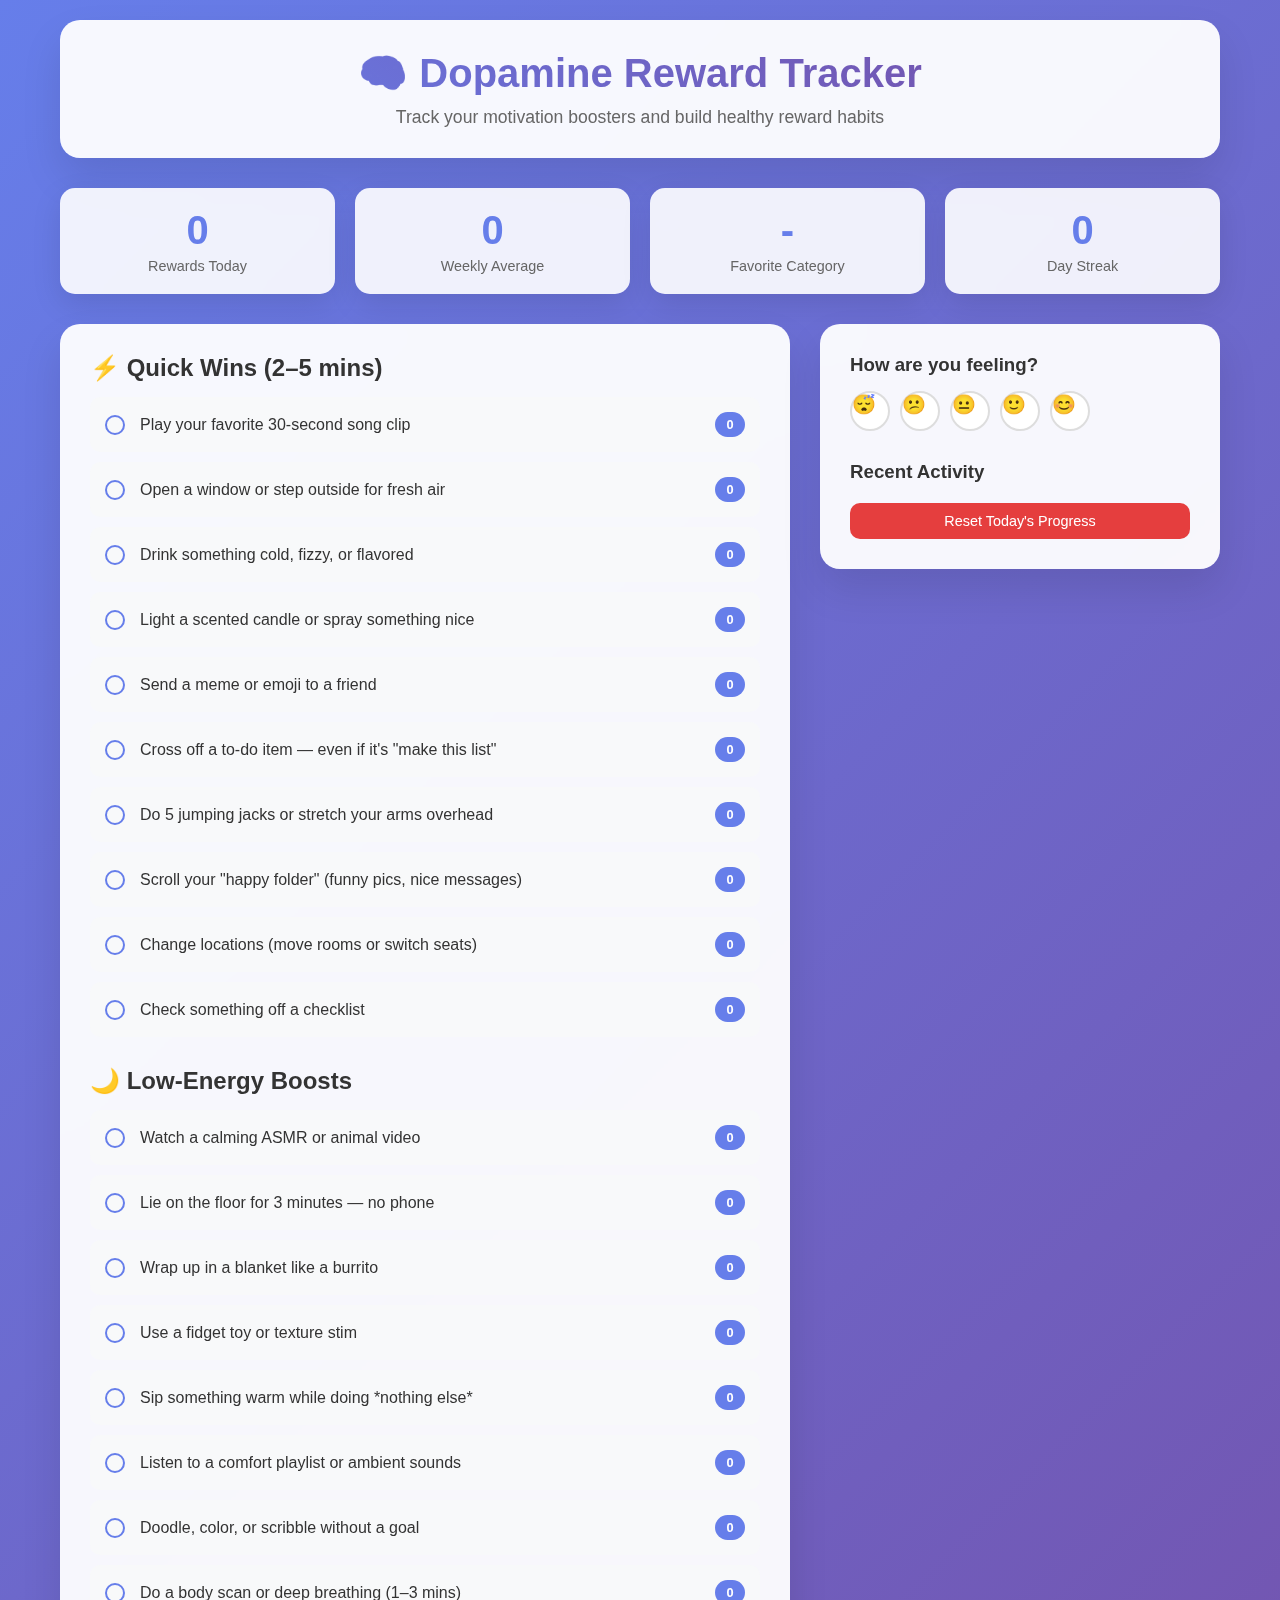
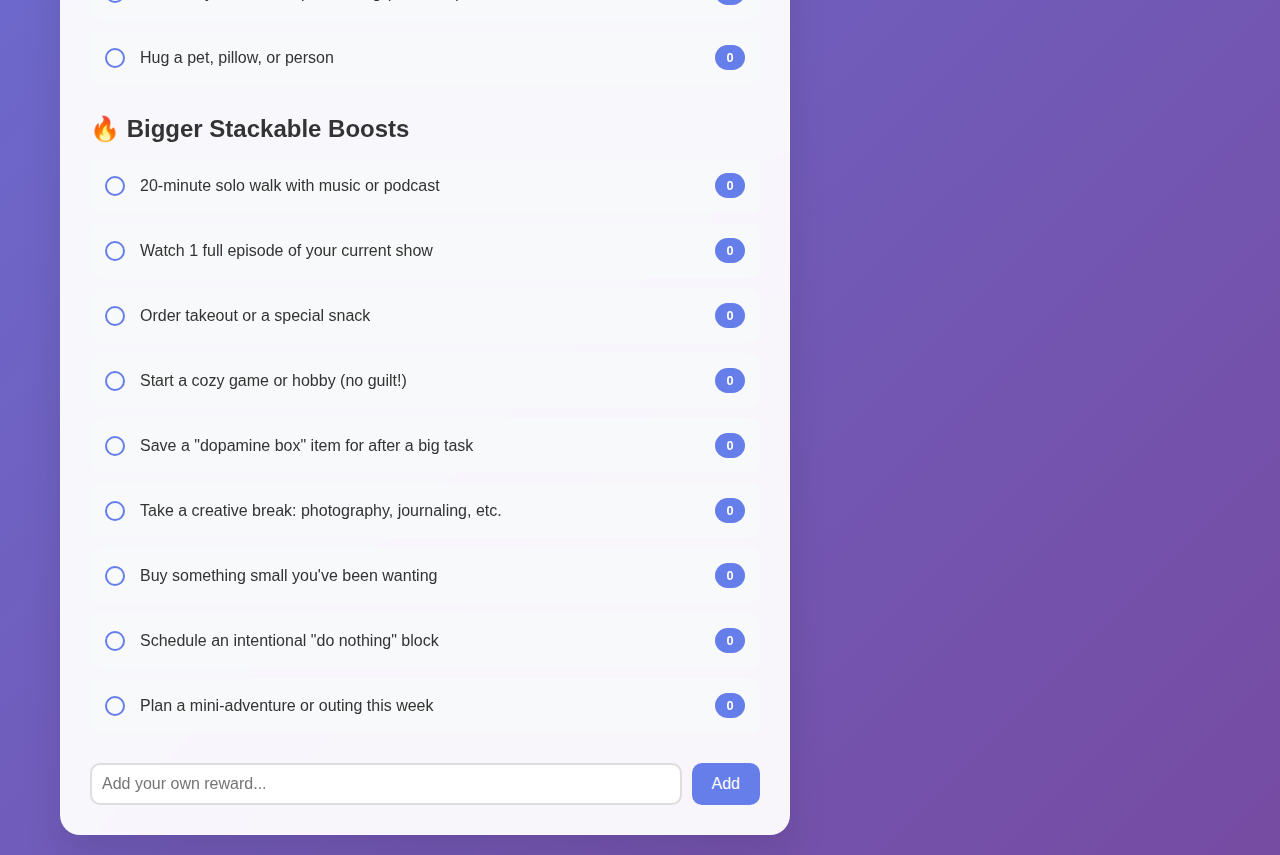
<file: index.html>
<!DOCTYPE html>
<html lang="en">
<head>
    <meta charset="UTF-8">
    <meta name="viewport" content="width=device-width, initial-scale=1.0">
    <title>🧠 Dopamine Reward Tracker</title>
    <style>
        * {
            margin: 0;
            padding: 0;
            box-sizing: border-box;
        }

        body {
            font-family: -apple-system, BlinkMacSystemFont, 'Segoe UI', Roboto, sans-serif;
            background: linear-gradient(135deg, #667eea 0%, #764ba2 100%);
            min-height: 100vh;
            color: #333;
        }

        .container {
            max-width: 1200px;
            margin: 0 auto;
            padding: 20px;
        }

        .header {
            background: rgba(255, 255, 255, 0.95);
            backdrop-filter: blur(10px);
            border-radius: 20px;
            padding: 30px;
            margin-bottom: 30px;
            text-align: center;
            box-shadow: 0 20px 40px rgba(0, 0, 0, 0.1);
        }

        .header h1 {
            font-size: 2.5em;
            margin-bottom: 10px;
            background: linear-gradient(45deg, #667eea, #764ba2);
            -webkit-background-clip: text;
            -webkit-text-fill-color: transparent;
            background-clip: text;
        }

        .header p {
            color: #666;
            font-size: 1.1em;
        }

        .stats-grid {
            display: grid;
            grid-template-columns: repeat(auto-fit, minmax(200px, 1fr));
            gap: 20px;
            margin-bottom: 30px;
        }

        .stat-card {
            background: rgba(255, 255, 255, 0.9);
            backdrop-filter: blur(10px);
            border-radius: 15px;
            padding: 20px;
            text-align: center;
            box-shadow: 0 10px 30px rgba(0, 0, 0, 0.1);
            transition: transform 0.3s ease;
        }

        .stat-card:hover {
            transform: translateY(-5px);
        }

        .stat-number {
            font-size: 2.5em;
            font-weight: bold;
            color: #667eea;
            margin-bottom: 5px;
        }

        .stat-label {
            color: #666;
            font-size: 0.9em;
        }

        .main-content {
            display: grid;
            grid-template-columns: 1fr 400px;
            gap: 30px;
            align-items: start;
        }

        .tracker-section {
            background: rgba(255, 255, 255, 0.95);
            backdrop-filter: blur(10px);
            border-radius: 20px;
            padding: 30px;
            box-shadow: 0 20px 40px rgba(0, 0, 0, 0.1);
        }

        .category {
            margin-bottom: 30px;
        }

        .category h2 {
            font-size: 1.5em;
            margin-bottom: 15px;
            color: #333;
            display: flex;
            align-items: center;
            gap: 10px;
        }

        .reward-item {
            display: flex;
            align-items: center;
            gap: 15px;
            padding: 15px;
            background: #f8f9fa;
            border-radius: 10px;
            margin-bottom: 10px;
            transition: all 0.3s ease;
        }

        .reward-item:hover {
            background: #e9ecef;
            transform: translateX(5px);
        }

        .reward-checkbox {
            width: 20px;
            height: 20px;
            border-radius: 50%;
            border: 2px solid #667eea;
            cursor: pointer;
            transition: all 0.3s ease;
            position: relative;
        }

        .reward-checkbox.checked {
            background: #667eea;
            border-color: #667eea;
        }

        .reward-checkbox.checked::after {
            content: '✓';
            position: absolute;
            top: 50%;
            left: 50%;
            transform: translate(-50%, -50%);
            color: white;
            font-size: 12px;
            font-weight: bold;
        }

        .reward-text {
            flex: 1;
            font-size: 1em;
            color: #333;
        }

        .reward-count {
            background: #667eea;
            color: white;
            padding: 5px 10px;
            border-radius: 20px;
            font-size: 0.8em;
            font-weight: bold;
            min-width: 30px;
            text-align: center;
        }

        .sidebar {
            background: rgba(255, 255, 255, 0.95);
            backdrop-filter: blur(10px);
            border-radius: 20px;
            padding: 30px;
            box-shadow: 0 20px 40px rgba(0, 0, 0, 0.1);
            position: sticky;
            top: 20px;
        }

        .mood-tracker {
            margin-bottom: 30px;
        }

        .mood-tracker h3 {
            margin-bottom: 15px;
            color: #333;
        }

        .mood-scale {
            display: flex;
            gap: 10px;
            margin-bottom: 15px;
        }

        .mood-button {
            width: 40px;
            height: 40px;
            border-radius: 50%;
            border: 2px solid #ddd;
            background: white;
            cursor: pointer;
            font-size: 1.2em;
            transition: all 0.3s ease;
        }

        .mood-button:hover {
            transform: scale(1.1);
        }

        .mood-button.selected {
            border-color: #667eea;
            background: #667eea;
            color: white;
        }

        .log-entry {
            background: #f8f9fa;
            border-radius: 10px;
            padding: 15px;
            margin-bottom: 10px;
            border-left: 4px solid #667eea;
        }

        .log-time {
            font-size: 0.8em;
            color: #666;
            margin-bottom: 5px;
        }

        .log-content {
            font-size: 0.9em;
            color: #333;
        }

        .add-custom {
            display: flex;
            gap: 10px;
            margin-top: 20px;
        }

        .custom-input {
            flex: 1;
            padding: 10px;
            border: 2px solid #ddd;
            border-radius: 10px;
            font-size: 1em;
        }

        .add-button {
            background: #667eea;
            color: white;
            border: none;
            padding: 10px 20px;
            border-radius: 10px;
            cursor: pointer;
            font-size: 1em;
            transition: background 0.3s ease;
        }

        .add-button:hover {
            background: #5a67d8;
        }

        .reset-button {
            background: #e53e3e;
            color: white;
            border: none;
            padding: 10px 20px;
            border-radius: 10px;
            cursor: pointer;
            font-size: 0.9em;
            margin-top: 20px;
            width: 100%;
        }

        .reset-button:hover {
            background: #c53030;
        }

        @media (max-width: 768px) {
            .main-content {
                grid-template-columns: 1fr;
                gap: 20px;
            }
            
            .stats-grid {
                grid-template-columns: repeat(2, 1fr);
            }
            
            .header h1 {
                font-size: 2em;
            }
        }
    </style>
</head>
<body>
    <div class="container">
        <div class="header">
            <h1>🧠 Dopamine Reward Tracker</h1>
            <p>Track your motivation boosters and build healthy reward habits</p>
        </div>

        <div class="stats-grid">
            <div class="stat-card">
                <div class="stat-number" id="totalToday">0</div>
                <div class="stat-label">Rewards Today</div>
            </div>
            <div class="stat-card">
                <div class="stat-number" id="weeklyAverage">0</div>
                <div class="stat-label">Weekly Average</div>
            </div>
            <div class="stat-card">
                <div class="stat-number" id="favoriteCategory">-</div>
                <div class="stat-label">Favorite Category</div>
            </div>
            <div class="stat-card">
                <div class="stat-number" id="currentStreak">0</div>
                <div class="stat-label">Day Streak</div>
            </div>
        </div>

        <div class="main-content">
            <div class="tracker-section">
                <div class="category">
                    <h2>⚡ Quick Wins (2–5 mins)</h2>
                    <div class="reward-item">
                        <div class="reward-checkbox" onclick="toggleReward(this, 'quick')"></div>
                        <div class="reward-text">Play your favorite 30-second song clip</div>
                        <div class="reward-count">0</div>
                    </div>
                    <div class="reward-item">
                        <div class="reward-checkbox" onclick="toggleReward(this, 'quick')"></div>
                        <div class="reward-text">Open a window or step outside for fresh air</div>
                        <div class="reward-count">0</div>
                    </div>
                    <div class="reward-item">
                        <div class="reward-checkbox" onclick="toggleReward(this, 'quick')"></div>
                        <div class="reward-text">Drink something cold, fizzy, or flavored</div>
                        <div class="reward-count">0</div>
                    </div>
                    <div class="reward-item">
                        <div class="reward-checkbox" onclick="toggleReward(this, 'quick')"></div>
                        <div class="reward-text">Light a scented candle or spray something nice</div>
                        <div class="reward-count">0</div>
                    </div>
                    <div class="reward-item">
                        <div class="reward-checkbox" onclick="toggleReward(this, 'quick')"></div>
                        <div class="reward-text">Send a meme or emoji to a friend</div>
                        <div class="reward-count">0</div>
                    </div>
                    <div class="reward-item">
                        <div class="reward-checkbox" onclick="toggleReward(this, 'quick')"></div>
                        <div class="reward-text">Cross off a to-do item — even if it's "make this list"</div>
                        <div class="reward-count">0</div>
                    </div>
                    <div class="reward-item">
                        <div class="reward-checkbox" onclick="toggleReward(this, 'quick')"></div>
                        <div class="reward-text">Do 5 jumping jacks or stretch your arms overhead</div>
                        <div class="reward-count">0</div>
                    </div>
                    <div class="reward-item">
                        <div class="reward-checkbox" onclick="toggleReward(this, 'quick')"></div>
                        <div class="reward-text">Scroll your "happy folder" (funny pics, nice messages)</div>
                        <div class="reward-count">0</div>
                    </div>
                    <div class="reward-item">
                        <div class="reward-checkbox" onclick="toggleReward(this, 'quick')"></div>
                        <div class="reward-text">Change locations (move rooms or switch seats)</div>
                        <div class="reward-count">0</div>
                    </div>
                    <div class="reward-item">
                        <div class="reward-checkbox" onclick="toggleReward(this, 'quick')"></div>
                        <div class="reward-text">Check something off a checklist</div>
                        <div class="reward-count">0</div>
                    </div>
                </div>

                <div class="category">
                    <h2>🌙 Low-Energy Boosts</h2>
                    <div class="reward-item">
                        <div class="reward-checkbox" onclick="toggleReward(this, 'low')"></div>
                        <div class="reward-text">Watch a calming ASMR or animal video</div>
                        <div class="reward-count">0</div>
                    </div>
                    <div class="reward-item">
                        <div class="reward-checkbox" onclick="toggleReward(this, 'low')"></div>
                        <div class="reward-text">Lie on the floor for 3 minutes — no phone</div>
                        <div class="reward-count">0</div>
                    </div>
                    <div class="reward-item">
                        <div class="reward-checkbox" onclick="toggleReward(this, 'low')"></div>
                        <div class="reward-text">Wrap up in a blanket like a burrito</div>
                        <div class="reward-count">0</div>
                    </div>
                    <div class="reward-item">
                        <div class="reward-checkbox" onclick="toggleReward(this, 'low')"></div>
                        <div class="reward-text">Use a fidget toy or texture stim</div>
                        <div class="reward-count">0</div>
                    </div>
                    <div class="reward-item">
                        <div class="reward-checkbox" onclick="toggleReward(this, 'low')"></div>
                        <div class="reward-text">Sip something warm while doing *nothing else*</div>
                        <div class="reward-count">0</div>
                    </div>
                    <div class="reward-item">
                        <div class="reward-checkbox" onclick="toggleReward(this, 'low')"></div>
                        <div class="reward-text">Listen to a comfort playlist or ambient sounds</div>
                        <div class="reward-count">0</div>
                    </div>
                    <div class="reward-item">
                        <div class="reward-checkbox" onclick="toggleReward(this, 'low')"></div>
                        <div class="reward-text">Doodle, color, or scribble without a goal</div>
                        <div class="reward-count">0</div>
                    </div>
                    <div class="reward-item">
                        <div class="reward-checkbox" onclick="toggleReward(this, 'low')"></div>
                        <div class="reward-text">Do a body scan or deep breathing (1–3 mins)</div>
                        <div class="reward-count">0</div>
                    </div>
                    <div class="reward-item">
                        <div class="reward-checkbox" onclick="toggleReward(this, 'low')"></div>
                        <div class="reward-text">Hug a pet, pillow, or person</div>
                        <div class="reward-count">0</div>
                    </div>
                </div>

                <div class="category">
                    <h2>🔥 Bigger Stackable Boosts</h2>
                    <div class="reward-item">
                        <div class="reward-checkbox" onclick="toggleReward(this, 'big')"></div>
                        <div class="reward-text">20-minute solo walk with music or podcast</div>
                        <div class="reward-count">0</div>
                    </div>
                    <div class="reward-item">
                        <div class="reward-checkbox" onclick="toggleReward(this, 'big')"></div>
                        <div class="reward-text">Watch 1 full episode of your current show</div>
                        <div class="reward-count">0</div>
                    </div>
                    <div class="reward-item">
                        <div class="reward-checkbox" onclick="toggleReward(this, 'big')"></div>
                        <div class="reward-text">Order takeout or a special snack</div>
                        <div class="reward-count">0</div>
                    </div>
                    <div class="reward-item">
                        <div class="reward-checkbox" onclick="toggleReward(this, 'big')"></div>
                        <div class="reward-text">Start a cozy game or hobby (no guilt!)</div>
                        <div class="reward-count">0</div>
                    </div>
                    <div class="reward-item">
                        <div class="reward-checkbox" onclick="toggleReward(this, 'big')"></div>
                        <div class="reward-text">Save a "dopamine box" item for after a big task</div>
                        <div class="reward-count">0</div>
                    </div>
                    <div class="reward-item">
                        <div class="reward-checkbox" onclick="toggleReward(this, 'big')"></div>
                        <div class="reward-text">Take a creative break: photography, journaling, etc.</div>
                        <div class="reward-count">0</div>
                    </div>
                    <div class="reward-item">
                        <div class="reward-checkbox" onclick="toggleReward(this, 'big')"></div>
                        <div class="reward-text">Buy something small you've been wanting</div>
                        <div class="reward-count">0</div>
                    </div>
                    <div class="reward-item">
                        <div class="reward-checkbox" onclick="toggleReward(this, 'big')"></div>
                        <div class="reward-text">Schedule an intentional "do nothing" block</div>
                        <div class="reward-count">0</div>
                    </div>
                    <div class="reward-item">
                        <div class="reward-checkbox" onclick="toggleReward(this, 'big')"></div>
                        <div class="reward-text">Plan a mini-adventure or outing this week</div>
                        <div class="reward-count">0</div>
                    </div>
                </div>

                <div class="add-custom">
                    <input type="text" class="custom-input" placeholder="Add your own reward..." id="customReward">
                    <button class="add-button" onclick="addCustomReward()">Add</button>
                </div>
            </div>

            <div class="sidebar">
                <div class="mood-tracker">
                    <h3>How are you feeling?</h3>
                    <div class="mood-scale">
                        <div class="mood-button" onclick="selectMood(this, 1)">😴</div>
                        <div class="mood-button" onclick="selectMood(this, 2)">😕</div>
                        <div class="mood-button" onclick="selectMood(this, 3)">😐</div>
                        <div class="mood-button" onclick="selectMood(this, 4)">🙂</div>
                        <div class="mood-button" onclick="selectMood(this, 5)">😊</div>
                    </div>
                </div>

                <div class="activity-log">
                    <h3>Recent Activity</h3>
                    <div id="activityLog"></div>
                </div>

                <button class="reset-button" onclick="resetDaily()">Reset Today's Progress</button>
            </div>
        </div>
    </div>

    <script>
        let dailyStats = {
            quick: 0,
            low: 0,
            big: 0,
            total: 0,
            mood: null,
            date: new Date().toDateString()
        };

        let weeklyData = [];
        let activityLog = [];

        function toggleReward(checkbox, category) {
            const isChecked = checkbox.classList.contains('checked');
            const countElement = checkbox.parentElement.querySelector('.reward-count');
            const rewardText = checkbox.parentElement.querySelector('.reward-text').textContent;
            
            if (isChecked) {
                checkbox.classList.remove('checked');
                const currentCount = parseInt(countElement.textContent);
                countElement.textContent = Math.max(0, currentCount - 1);
                dailyStats[category] = Math.max(0, dailyStats[category] - 1);
                dailyStats.total = Math.max(0, dailyStats.total - 1);
                
                // Remove from activity log
                activityLog = activityLog.filter(log => log.reward !== rewardText || log.timestamp !== getLastTimestamp(rewardText));
            } else {
                checkbox.classList.add('checked');
                const currentCount = parseInt(countElement.textContent);
                countElement.textContent = currentCount + 1;
                dailyStats[category]++;
                dailyStats.total++;
                
                // Add to activity log
                const now = new Date();
                activityLog.unshift({
                    reward: rewardText,
                    category: category,
                    timestamp: now.toLocaleTimeString(),
                    mood: dailyStats.mood
                });
            }
            
            updateStats();
            updateActivityLog();
            setTimeout(() => checkbox.classList.remove('checked'), 1000);
        }

        function getLastTimestamp(rewardText) {
            const log = activityLog.find(l => l.reward === rewardText);
            return log ? log.timestamp : null;
        }

        function selectMood(button, mood) {
            document.querySelectorAll('.mood-button').forEach(btn => btn.classList.remove('selected'));
            button.classList.add('selected');
            dailyStats.mood = mood;
            updateStats();
        }

        function addCustomReward() {
            const input = document.getElementById('customReward');
            const text = input.value.trim();
            
            if (text) {
                const quickCategory = document.querySelector('.category');
                const newReward = document.createElement('div');
                newReward.className = 'reward-item';
                newReward.innerHTML = `
                    <div class="reward-checkbox" onclick="toggleReward(this, 'quick')"></div>
                    <div class="reward-text">${text}</div>
                    <div class="reward-count">0</div>
                `;
                quickCategory.appendChild(newReward);
                input.value = '';
            }
        }

        function updateStats() {
            document.getElementById('totalToday').textContent = dailyStats.total;
            
            // Calculate weekly average
            const weekTotal = weeklyData.reduce((sum, day) => sum + day.total, 0) + dailyStats.total;
            const weekAverage = Math.round(weekTotal / Math.max(1, weeklyData.length + 1));
            document.getElementById('weeklyAverage').textContent = weekAverage;
            
            // Find favorite category
            const categories = {
                'Quick Wins': dailyStats.quick,
                'Low Energy': dailyStats.low,
                'Big Boosts': dailyStats.big
            };
            const favorite = Object.keys(categories).reduce((a, b) => categories[a] > categories[b] ? a : b);
            document.getElementById('favoriteCategory').textContent = categories[favorite] > 0 ? favorite : '-';
            
            // Calculate streak (simplified)
            document.getElementById('currentStreak').textContent = dailyStats.total > 0 ? '1' : '0';
        }

        function updateActivityLog() {
            const logElement = document.getElementById('activityLog');
            logElement.innerHTML = '';
            
            activityLog.slice(0, 10).forEach(entry => {
                const logItem = document.createElement('div');
                logItem.className = 'log-entry';
                
                const categoryEmoji = {
                    'quick': '⚡',
                    'low': '🌙',
                    'big': '🔥'
                };
                
                logItem.innerHTML = `
                    <div class="log-time">${entry.timestamp}</div>
                    <div class="log-content">${categoryEmoji[entry.category]} ${entry.reward}</div>
                `;
                logElement.appendChild(logItem);
            });
        }

        function resetDaily() {
            if (confirm('Are you sure you want to reset today\'s progress?')) {
                dailyStats = {
                    quick: 0,
                    low: 0,
                    big: 0,
                    total: 0,
                    mood: null,
                    date: new Date().toDateString()
                };
                
                document.querySelectorAll('.reward-checkbox').forEach(cb => cb.classList.remove('checked'));
                document.querySelectorAll('.reward-count').forEach(count => count.textContent = '0');
                document.querySelectorAll('.mood-button').forEach(btn => btn.classList.remove('selected'));
                
                activityLog = [];
                updateStats();
                updateActivityLog();
            }
        }

        // Initialize
        updateStats();
        updateActivityLog();
    </script>
</body>
</html>
</file>
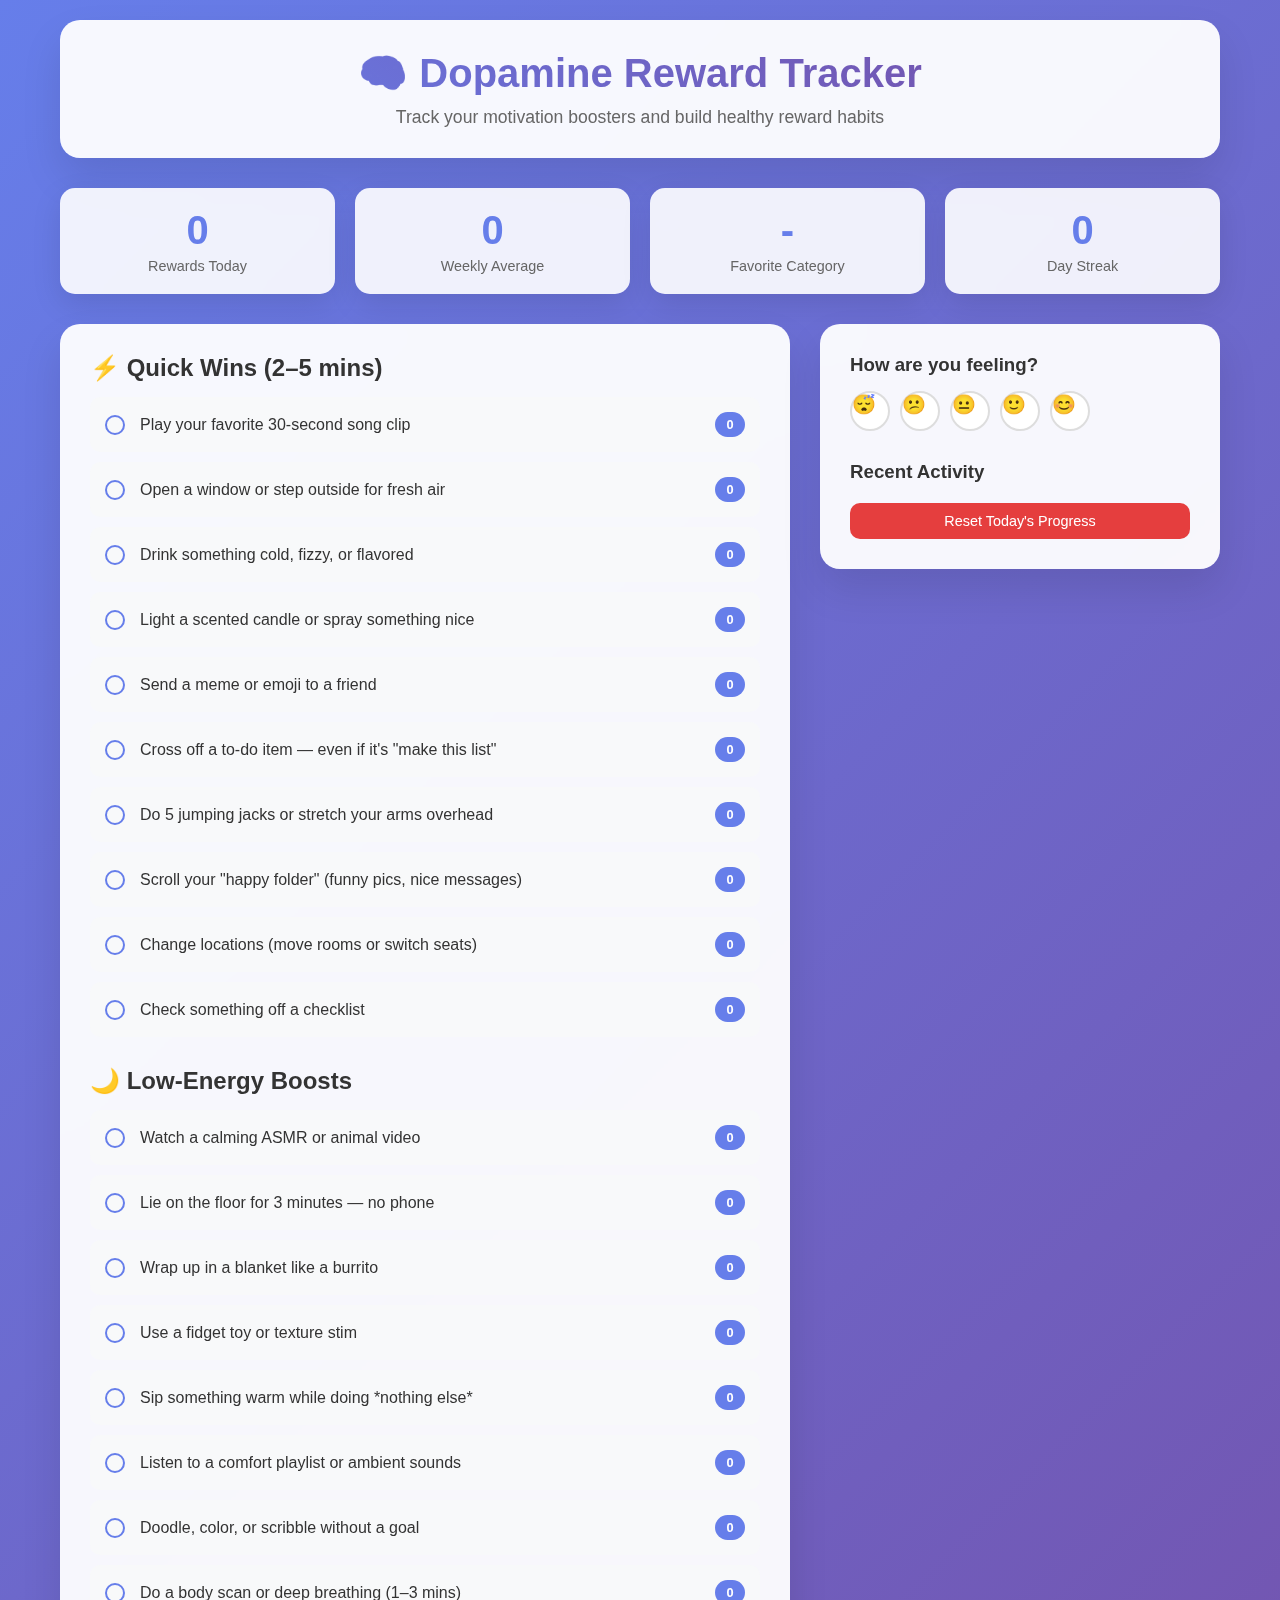
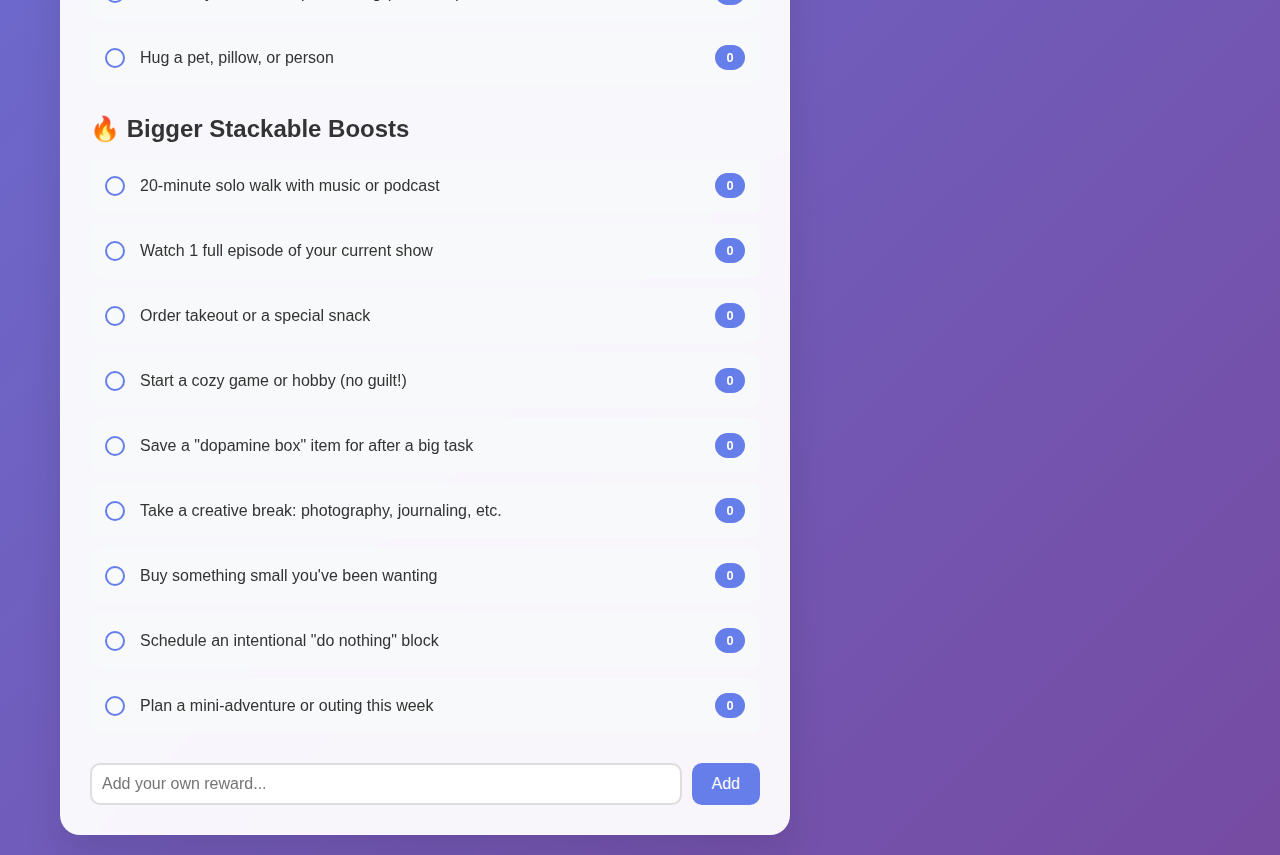
<file: dopamine_tracker.html>
<!DOCTYPE html>
<html lang="en">
<head>
    <meta charset="UTF-8">
    <meta name="viewport" content="width=device-width, initial-scale=1.0">
    <title>🧠 Dopamine Reward Tracker</title>
    <style>
        * {
            margin: 0;
            padding: 0;
            box-sizing: border-box;
        }

        body {
            font-family: -apple-system, BlinkMacSystemFont, 'Segoe UI', Roboto, sans-serif;
            background: linear-gradient(135deg, #667eea 0%, #764ba2 100%);
            min-height: 100vh;
            color: #333;
        }

        .container {
            max-width: 1200px;
            margin: 0 auto;
            padding: 20px;
        }

        .header {
            background: rgba(255, 255, 255, 0.95);
            backdrop-filter: blur(10px);
            border-radius: 20px;
            padding: 30px;
            margin-bottom: 30px;
            text-align: center;
            box-shadow: 0 20px 40px rgba(0, 0, 0, 0.1);
        }

        .header h1 {
            font-size: 2.5em;
            margin-bottom: 10px;
            background: linear-gradient(45deg, #667eea, #764ba2);
            -webkit-background-clip: text;
            -webkit-text-fill-color: transparent;
            background-clip: text;
        }

        .header p {
            color: #666;
            font-size: 1.1em;
        }

        .stats-grid {
            display: grid;
            grid-template-columns: repeat(auto-fit, minmax(200px, 1fr));
            gap: 20px;
            margin-bottom: 30px;
        }

        .stat-card {
            background: rgba(255, 255, 255, 0.9);
            backdrop-filter: blur(10px);
            border-radius: 15px;
            padding: 20px;
            text-align: center;
            box-shadow: 0 10px 30px rgba(0, 0, 0, 0.1);
            transition: transform 0.3s ease;
        }

        .stat-card:hover {
            transform: translateY(-5px);
        }

        .stat-number {
            font-size: 2.5em;
            font-weight: bold;
            color: #667eea;
            margin-bottom: 5px;
        }

        .stat-label {
            color: #666;
            font-size: 0.9em;
        }

        .main-content {
            display: grid;
            grid-template-columns: 1fr 400px;
            gap: 30px;
            align-items: start;
        }

        .tracker-section {
            background: rgba(255, 255, 255, 0.95);
            backdrop-filter: blur(10px);
            border-radius: 20px;
            padding: 30px;
            box-shadow: 0 20px 40px rgba(0, 0, 0, 0.1);
        }

        .category {
            margin-bottom: 30px;
        }

        .category h2 {
            font-size: 1.5em;
            margin-bottom: 15px;
            color: #333;
            display: flex;
            align-items: center;
            gap: 10px;
        }

        .reward-item {
            display: flex;
            align-items: center;
            gap: 15px;
            padding: 15px;
            background: #f8f9fa;
            border-radius: 10px;
            margin-bottom: 10px;
            transition: all 0.3s ease;
        }

        .reward-item:hover {
            background: #e9ecef;
            transform: translateX(5px);
        }

        .reward-checkbox {
            width: 20px;
            height: 20px;
            border-radius: 50%;
            border: 2px solid #667eea;
            cursor: pointer;
            transition: all 0.3s ease;
            position: relative;
        }

        .reward-checkbox.checked {
            background: #667eea;
            border-color: #667eea;
        }

        .reward-checkbox.checked::after {
            content: '✓';
            position: absolute;
            top: 50%;
            left: 50%;
            transform: translate(-50%, -50%);
            color: white;
            font-size: 12px;
            font-weight: bold;
        }

        .reward-text {
            flex: 1;
            font-size: 1em;
            color: #333;
        }

        .reward-count {
            background: #667eea;
            color: white;
            padding: 5px 10px;
            border-radius: 20px;
            font-size: 0.8em;
            font-weight: bold;
            min-width: 30px;
            text-align: center;
        }

        .sidebar {
            background: rgba(255, 255, 255, 0.95);
            backdrop-filter: blur(10px);
            border-radius: 20px;
            padding: 30px;
            box-shadow: 0 20px 40px rgba(0, 0, 0, 0.1);
            position: sticky;
            top: 20px;
        }

        .mood-tracker {
            margin-bottom: 30px;
        }

        .mood-tracker h3 {
            margin-bottom: 15px;
            color: #333;
        }

        .mood-scale {
            display: flex;
            gap: 10px;
            margin-bottom: 15px;
        }

        .mood-button {
            width: 40px;
            height: 40px;
            border-radius: 50%;
            border: 2px solid #ddd;
            background: white;
            cursor: pointer;
            font-size: 1.2em;
            transition: all 0.3s ease;
        }

        .mood-button:hover {
            transform: scale(1.1);
        }

        .mood-button.selected {
            border-color: #667eea;
            background: #667eea;
            color: white;
        }

        .log-entry {
            background: #f8f9fa;
            border-radius: 10px;
            padding: 15px;
            margin-bottom: 10px;
            border-left: 4px solid #667eea;
        }

        .log-time {
            font-size: 0.8em;
            color: #666;
            margin-bottom: 5px;
        }

        .log-content {
            font-size: 0.9em;
            color: #333;
        }

        .add-custom {
            display: flex;
            gap: 10px;
            margin-top: 20px;
        }

        .custom-input {
            flex: 1;
            padding: 10px;
            border: 2px solid #ddd;
            border-radius: 10px;
            font-size: 1em;
        }

        .add-button {
            background: #667eea;
            color: white;
            border: none;
            padding: 10px 20px;
            border-radius: 10px;
            cursor: pointer;
            font-size: 1em;
            transition: background 0.3s ease;
        }

        .add-button:hover {
            background: #5a67d8;
        }

        .reset-button {
            background: #e53e3e;
            color: white;
            border: none;
            padding: 10px 20px;
            border-radius: 10px;
            cursor: pointer;
            font-size: 0.9em;
            margin-top: 20px;
            width: 100%;
        }

        .reset-button:hover {
            background: #c53030;
        }

        @media (max-width: 768px) {
            .main-content {
                grid-template-columns: 1fr;
                gap: 20px;
            }
            
            .stats-grid {
                grid-template-columns: repeat(2, 1fr);
            }
            
            .header h1 {
                font-size: 2em;
            }
        }
    </style>
</head>
<body>
    <div class="container">
        <div class="header">
            <h1>🧠 Dopamine Reward Tracker</h1>
            <p>Track your motivation boosters and build healthy reward habits</p>
        </div>

        <div class="stats-grid">
            <div class="stat-card">
                <div class="stat-number" id="totalToday">0</div>
                <div class="stat-label">Rewards Today</div>
            </div>
            <div class="stat-card">
                <div class="stat-number" id="weeklyAverage">0</div>
                <div class="stat-label">Weekly Average</div>
            </div>
            <div class="stat-card">
                <div class="stat-number" id="favoriteCategory">-</div>
                <div class="stat-label">Favorite Category</div>
            </div>
            <div class="stat-card">
                <div class="stat-number" id="currentStreak">0</div>
                <div class="stat-label">Day Streak</div>
            </div>
        </div>

        <div class="main-content">
            <div class="tracker-section">
                <div class="category">
                    <h2>⚡ Quick Wins (2–5 mins)</h2>
                    <div class="reward-item">
                        <div class="reward-checkbox" onclick="toggleReward(this, 'quick')"></div>
                        <div class="reward-text">Play your favorite 30-second song clip</div>
                        <div class="reward-count">0</div>
                    </div>
                    <div class="reward-item">
                        <div class="reward-checkbox" onclick="toggleReward(this, 'quick')"></div>
                        <div class="reward-text">Open a window or step outside for fresh air</div>
                        <div class="reward-count">0</div>
                    </div>
                    <div class="reward-item">
                        <div class="reward-checkbox" onclick="toggleReward(this, 'quick')"></div>
                        <div class="reward-text">Drink something cold, fizzy, or flavored</div>
                        <div class="reward-count">0</div>
                    </div>
                    <div class="reward-item">
                        <div class="reward-checkbox" onclick="toggleReward(this, 'quick')"></div>
                        <div class="reward-text">Light a scented candle or spray something nice</div>
                        <div class="reward-count">0</div>
                    </div>
                    <div class="reward-item">
                        <div class="reward-checkbox" onclick="toggleReward(this, 'quick')"></div>
                        <div class="reward-text">Send a meme or emoji to a friend</div>
                        <div class="reward-count">0</div>
                    </div>
                    <div class="reward-item">
                        <div class="reward-checkbox" onclick="toggleReward(this, 'quick')"></div>
                        <div class="reward-text">Cross off a to-do item — even if it's "make this list"</div>
                        <div class="reward-count">0</div>
                    </div>
                    <div class="reward-item">
                        <div class="reward-checkbox" onclick="toggleReward(this, 'quick')"></div>
                        <div class="reward-text">Do 5 jumping jacks or stretch your arms overhead</div>
                        <div class="reward-count">0</div>
                    </div>
                    <div class="reward-item">
                        <div class="reward-checkbox" onclick="toggleReward(this, 'quick')"></div>
                        <div class="reward-text">Scroll your "happy folder" (funny pics, nice messages)</div>
                        <div class="reward-count">0</div>
                    </div>
                    <div class="reward-item">
                        <div class="reward-checkbox" onclick="toggleReward(this, 'quick')"></div>
                        <div class="reward-text">Change locations (move rooms or switch seats)</div>
                        <div class="reward-count">0</div>
                    </div>
                    <div class="reward-item">
                        <div class="reward-checkbox" onclick="toggleReward(this, 'quick')"></div>
                        <div class="reward-text">Check something off a checklist</div>
                        <div class="reward-count">0</div>
                    </div>
                </div>

                <div class="category">
                    <h2>🌙 Low-Energy Boosts</h2>
                    <div class="reward-item">
                        <div class="reward-checkbox" onclick="toggleReward(this, 'low')"></div>
                        <div class="reward-text">Watch a calming ASMR or animal video</div>
                        <div class="reward-count">0</div>
                    </div>
                    <div class="reward-item">
                        <div class="reward-checkbox" onclick="toggleReward(this, 'low')"></div>
                        <div class="reward-text">Lie on the floor for 3 minutes — no phone</div>
                        <div class="reward-count">0</div>
                    </div>
                    <div class="reward-item">
                        <div class="reward-checkbox" onclick="toggleReward(this, 'low')"></div>
                        <div class="reward-text">Wrap up in a blanket like a burrito</div>
                        <div class="reward-count">0</div>
                    </div>
                    <div class="reward-item">
                        <div class="reward-checkbox" onclick="toggleReward(this, 'low')"></div>
                        <div class="reward-text">Use a fidget toy or texture stim</div>
                        <div class="reward-count">0</div>
                    </div>
                    <div class="reward-item">
                        <div class="reward-checkbox" onclick="toggleReward(this, 'low')"></div>
                        <div class="reward-text">Sip something warm while doing *nothing else*</div>
                        <div class="reward-count">0</div>
                    </div>
                    <div class="reward-item">
                        <div class="reward-checkbox" onclick="toggleReward(this, 'low')"></div>
                        <div class="reward-text">Listen to a comfort playlist or ambient sounds</div>
                        <div class="reward-count">0</div>
                    </div>
                    <div class="reward-item">
                        <div class="reward-checkbox" onclick="toggleReward(this, 'low')"></div>
                        <div class="reward-text">Doodle, color, or scribble without a goal</div>
                        <div class="reward-count">0</div>
                    </div>
                    <div class="reward-item">
                        <div class="reward-checkbox" onclick="toggleReward(this, 'low')"></div>
                        <div class="reward-text">Do a body scan or deep breathing (1–3 mins)</div>
                        <div class="reward-count">0</div>
                    </div>
                    <div class="reward-item">
                        <div class="reward-checkbox" onclick="toggleReward(this, 'low')"></div>
                        <div class="reward-text">Hug a pet, pillow, or person</div>
                        <div class="reward-count">0</div>
                    </div>
                </div>

                <div class="category">
                    <h2>🔥 Bigger Stackable Boosts</h2>
                    <div class="reward-item">
                        <div class="reward-checkbox" onclick="toggleReward(this, 'big')"></div>
                        <div class="reward-text">20-minute solo walk with music or podcast</div>
                        <div class="reward-count">0</div>
                    </div>
                    <div class="reward-item">
                        <div class="reward-checkbox" onclick="toggleReward(this, 'big')"></div>
                        <div class="reward-text">Watch 1 full episode of your current show</div>
                        <div class="reward-count">0</div>
                    </div>
                    <div class="reward-item">
                        <div class="reward-checkbox" onclick="toggleReward(this, 'big')"></div>
                        <div class="reward-text">Order takeout or a special snack</div>
                        <div class="reward-count">0</div>
                    </div>
                    <div class="reward-item">
                        <div class="reward-checkbox" onclick="toggleReward(this, 'big')"></div>
                        <div class="reward-text">Start a cozy game or hobby (no guilt!)</div>
                        <div class="reward-count">0</div>
                    </div>
                    <div class="reward-item">
                        <div class="reward-checkbox" onclick="toggleReward(this, 'big')"></div>
                        <div class="reward-text">Save a "dopamine box" item for after a big task</div>
                        <div class="reward-count">0</div>
                    </div>
                    <div class="reward-item">
                        <div class="reward-checkbox" onclick="toggleReward(this, 'big')"></div>
                        <div class="reward-text">Take a creative break: photography, journaling, etc.</div>
                        <div class="reward-count">0</div>
                    </div>
                    <div class="reward-item">
                        <div class="reward-checkbox" onclick="toggleReward(this, 'big')"></div>
                        <div class="reward-text">Buy something small you've been wanting</div>
                        <div class="reward-count">0</div>
                    </div>
                    <div class="reward-item">
                        <div class="reward-checkbox" onclick="toggleReward(this, 'big')"></div>
                        <div class="reward-text">Schedule an intentional "do nothing" block</div>
                        <div class="reward-count">0</div>
                    </div>
                    <div class="reward-item">
                        <div class="reward-checkbox" onclick="toggleReward(this, 'big')"></div>
                        <div class="reward-text">Plan a mini-adventure or outing this week</div>
                        <div class="reward-count">0</div>
                    </div>
                </div>

                <div class="add-custom">
                    <input type="text" class="custom-input" placeholder="Add your own reward..." id="customReward">
                    <button class="add-button" onclick="addCustomReward()">Add</button>
                </div>
            </div>

            <div class="sidebar">
                <div class="mood-tracker">
                    <h3>How are you feeling?</h3>
                    <div class="mood-scale">
                        <div class="mood-button" onclick="selectMood(this, 1)">😴</div>
                        <div class="mood-button" onclick="selectMood(this, 2)">😕</div>
                        <div class="mood-button" onclick="selectMood(this, 3)">😐</div>
                        <div class="mood-button" onclick="selectMood(this, 4)">🙂</div>
                        <div class="mood-button" onclick="selectMood(this, 5)">😊</div>
                    </div>
                </div>

                <div class="activity-log">
                    <h3>Recent Activity</h3>
                    <div id="activityLog"></div>
                </div>

                <button class="reset-button" onclick="resetDaily()">Reset Today's Progress</button>
            </div>
        </div>
    </div>

    <script>
        let dailyStats = {
            quick: 0,
            low: 0,
            big: 0,
            total: 0,
            mood: null,
            date: new Date().toDateString()
        };

        let weeklyData = [];
        let activityLog = [];

        function toggleReward(checkbox, category) {
            const isChecked = checkbox.classList.contains('checked');
            const countElement = checkbox.parentElement.querySelector('.reward-count');
            const rewardText = checkbox.parentElement.querySelector('.reward-text').textContent;
            
            if (isChecked) {
                checkbox.classList.remove('checked');
                const currentCount = parseInt(countElement.textContent);
                countElement.textContent = Math.max(0, currentCount - 1);
                dailyStats[category] = Math.max(0, dailyStats[category] - 1);
                dailyStats.total = Math.max(0, dailyStats.total - 1);
                
                // Remove from activity log
                activityLog = activityLog.filter(log => log.reward !== rewardText || log.timestamp !== getLastTimestamp(rewardText));
            } else {
                checkbox.classList.add('checked');
                const currentCount = parseInt(countElement.textContent);
                countElement.textContent = currentCount + 1;
                dailyStats[category]++;
                dailyStats.total++;
                
                // Add to activity log
                const now = new Date();
                activityLog.unshift({
                    reward: rewardText,
                    category: category,
                    timestamp: now.toLocaleTimeString(),
                    mood: dailyStats.mood
                });
            }
            
            updateStats();
            updateActivityLog();
            setTimeout(() => checkbox.classList.remove('checked'), 1000);
        }

        function getLastTimestamp(rewardText) {
            const log = activityLog.find(l => l.reward === rewardText);
            return log ? log.timestamp : null;
        }

        function selectMood(button, mood) {
            document.querySelectorAll('.mood-button').forEach(btn => btn.classList.remove('selected'));
            button.classList.add('selected');
            dailyStats.mood = mood;
            updateStats();
        }

        function addCustomReward() {
            const input = document.getElementById('customReward');
            const text = input.value.trim();
            
            if (text) {
                const quickCategory = document.querySelector('.category');
                const newReward = document.createElement('div');
                newReward.className = 'reward-item';
                newReward.innerHTML = `
                    <div class="reward-checkbox" onclick="toggleReward(this, 'quick')"></div>
                    <div class="reward-text">${text}</div>
                    <div class="reward-count">0</div>
                `;
                quickCategory.appendChild(newReward);
                input.value = '';
            }
        }

        function updateStats() {
            document.getElementById('totalToday').textContent = dailyStats.total;
            
            // Calculate weekly average
            const weekTotal = weeklyData.reduce((sum, day) => sum + day.total, 0) + dailyStats.total;
            const weekAverage = Math.round(weekTotal / Math.max(1, weeklyData.length + 1));
            document.getElementById('weeklyAverage').textContent = weekAverage;
            
            // Find favorite category
            const categories = {
                'Quick Wins': dailyStats.quick,
                'Low Energy': dailyStats.low,
                'Big Boosts': dailyStats.big
            };
            const favorite = Object.keys(categories).reduce((a, b) => categories[a] > categories[b] ? a : b);
            document.getElementById('favoriteCategory').textContent = categories[favorite] > 0 ? favorite : '-';
            
            // Calculate streak (simplified)
            document.getElementById('currentStreak').textContent = dailyStats.total > 0 ? '1' : '0';
        }

        function updateActivityLog() {
            const logElement = document.getElementById('activityLog');
            logElement.innerHTML = '';
            
            activityLog.slice(0, 10).forEach(entry => {
                const logItem = document.createElement('div');
                logItem.className = 'log-entry';
                
                const categoryEmoji = {
                    'quick': '⚡',
                    'low': '🌙',
                    'big': '🔥'
                };
                
                logItem.innerHTML = `
                    <div class="log-time">${entry.timestamp}</div>
                    <div class="log-content">${categoryEmoji[entry.category]} ${entry.reward}</div>
                `;
                logElement.appendChild(logItem);
            });
        }

        function resetDaily() {
            if (confirm('Are you sure you want to reset today\'s progress?')) {
                dailyStats = {
                    quick: 0,
                    low: 0,
                    big: 0,
                    total: 0,
                    mood: null,
                    date: new Date().toDateString()
                };
                
                document.querySelectorAll('.reward-checkbox').forEach(cb => cb.classList.remove('checked'));
                document.querySelectorAll('.reward-count').forEach(count => count.textContent = '0');
                document.querySelectorAll('.mood-button').forEach(btn => btn.classList.remove('selected'));
                
                activityLog = [];
                updateStats();
                updateActivityLog();
            }
        }

        // Initialize
        updateStats();
        updateActivityLog();
    </script>
</body>
</html>
</file>
